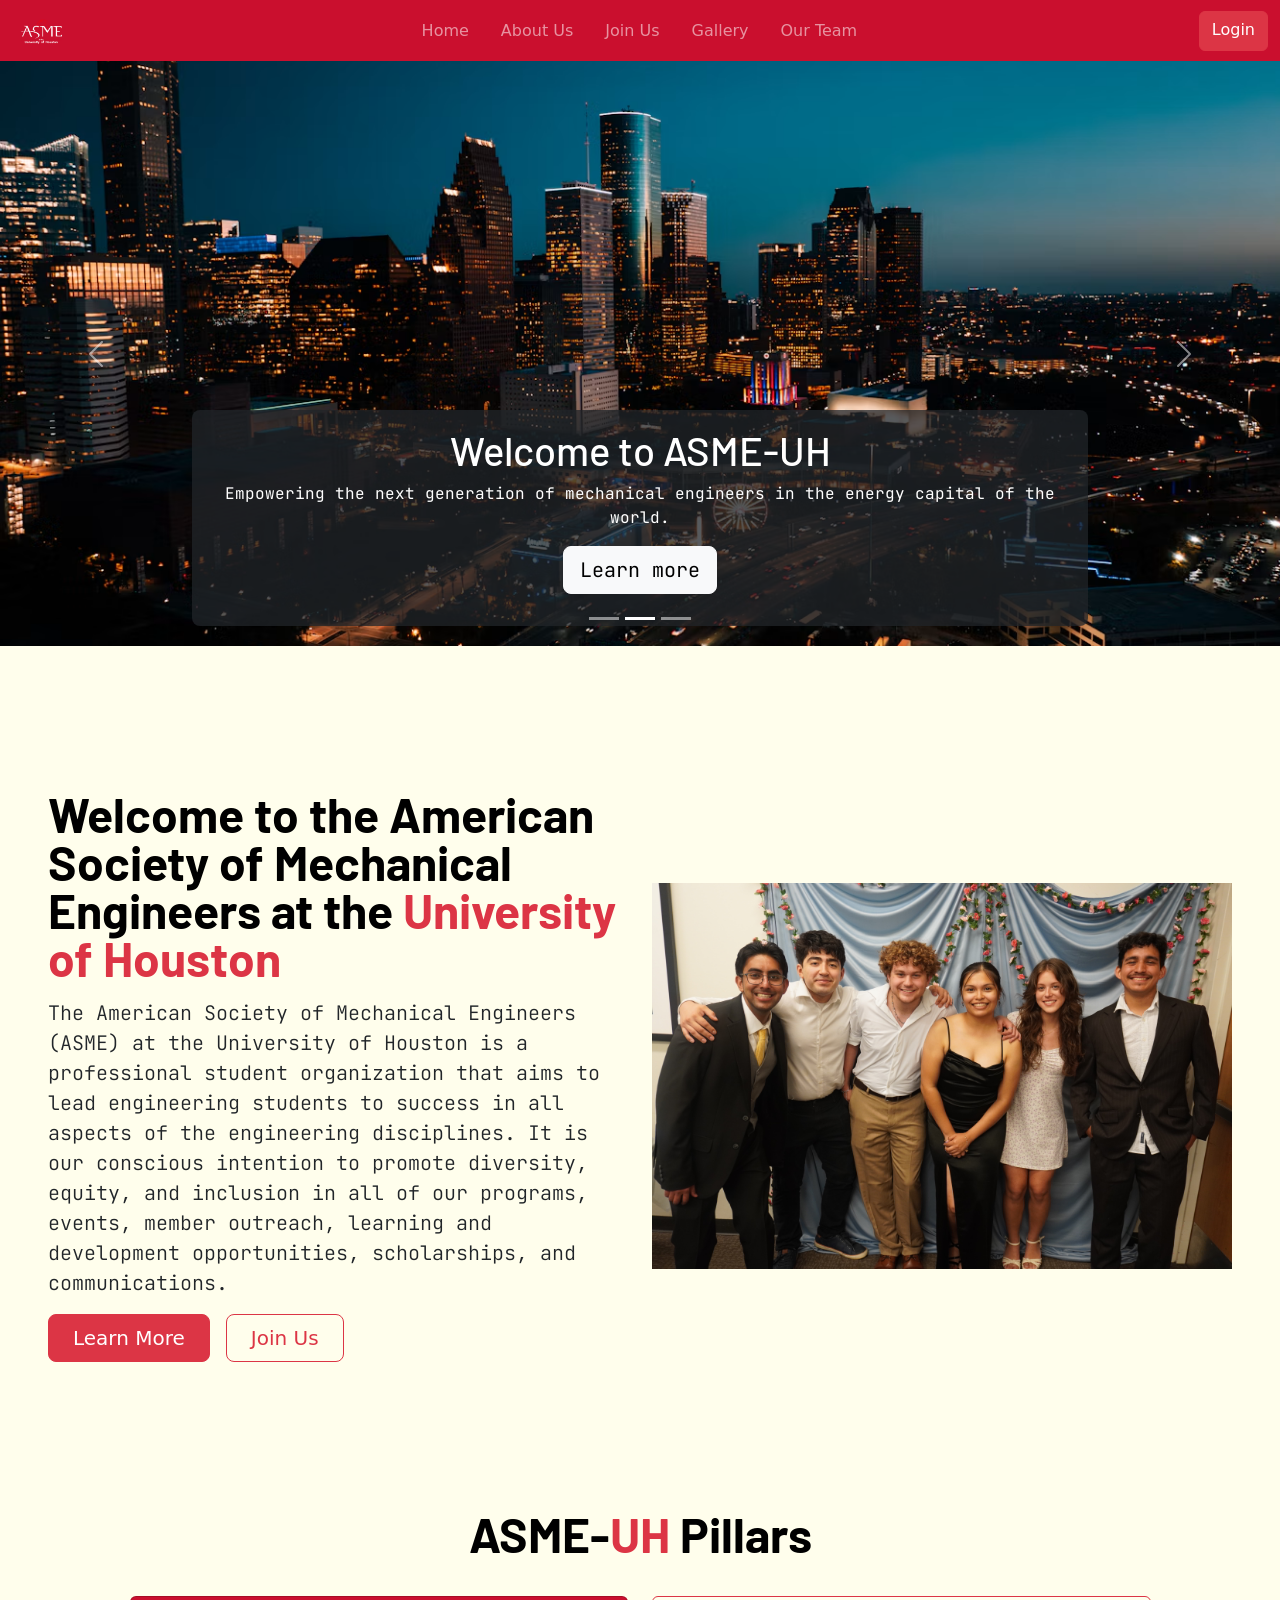
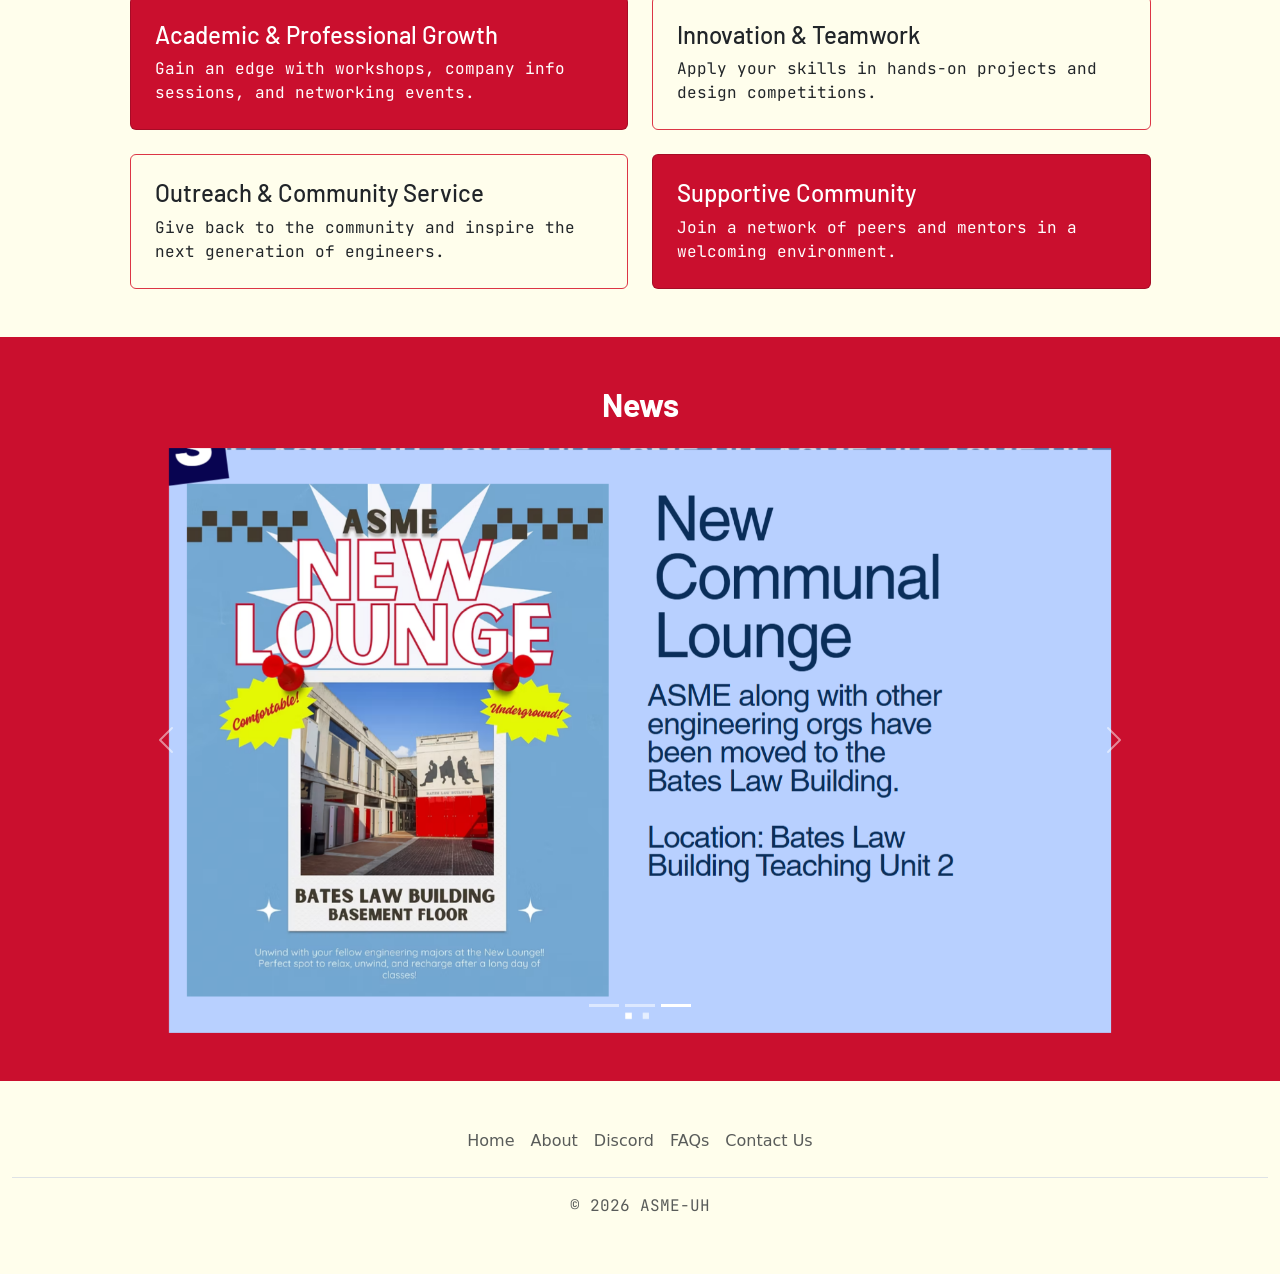
<file: index.html>
<!doctype html>
<html lang="en">
  <head>
    <meta charset="UTF-8" />
    <meta name="viewport" content="width=device-width, initial-scale=1.0" />
    <title>UH-ASME</title>
    <link
      href="https://cdn.jsdelivr.net/npm/bootstrap@5.3.8/dist/css/bootstrap.min.css"
      rel="stylesheet"
      integrity="sha384-sRIl4kxILFvY47J16cr9ZwB07vP4J8+LH7qKQnuqkuIAvNWLzeN8tE5YBujZqJLB"
      crossorigin="anonymous"
    />
    <link
      href="https://fonts.googleapis.com/css2?family=JetBrains+Mono:wght@400;500;700&display=swap"
      rel="stylesheet"
    />
    <link
      href="https://fonts.googleapis.com/css2?family=Barlow:wght@400;500;700&display=swap"
      rel="stylesheet"
    />
    <link rel="stylesheet" href="./css/style.css" />
  </head>
  <body class="bg-cream" data-bs-theme="light">
    <!--NAVBAR CODE-->
    <nav
      class="navbar navbar-expand-md sticky-top bg-uh-red"
      data-bs-theme="dark"
    >
      <div class="container-fluid">
        <a class="navbar-brand me-auto" href="./index.html">
          <!-- You will need to replace this with the actual path to your logo file -->
          <img
            src="./LOGOS-ASME/2026-2027_ASME-UH_Official_Logo_White-navbar.png"
            alt="UH-ASME Logo"
            width="60"
            class="d-inline-block align-text-top me-2"
          />
        </a>
        <button
          class="navbar-toggler"
          type="button"
          data-bs-toggle="offcanvas"
          data-bs-target="#offcanvas"
          aria-controls="offcanvas"
          aria-label="Toggle navigation"
        >
          <span class="navbar-toggler-icon"></span>
        </button>
        <div
          class="offcanvas offcanvas-end"
          tabindex="-1"
          id="offcanvas"
          aria-labelledby="offcanvasLabel"
        >
          <div class="offcanvas-header">
            <h5 class="offcanvas-title" id="offcanvasLabel">UH-ASME</h5>
            <button
              type="button"
              class="btn-close"
              data-bs-dismiss="offcanvas"
              aria-label="Close"
            ></button>
          </div>
          <div class="offcanvas-body">
            <ul class="navbar-nav flex-grow-1 justify-content-center gap-3">
              <li class="nav-item">
                <a class="nav-link" href="./index.html">Home</a>
              </li>
              <li class="nav-item">
                <a class="nav-link" href="./about.html">About Us</a>
              </li>
              <li class="nav-item">
                <a class="nav-link" href="./join-us.html">Join Us</a>
              </li>
              <li class="nav-item">
                <a class="nav-link" href="./gallery.html">Gallery</a>
              </li>
              <li class="nav-item">
                <a class="nav-link" href="./our-team.html">Our Team</a>
              </li>
            </ul>
            <a href="./login-signup.html" class="btn btn-danger mt-3 mt-md-0"
              >Login</a
            >
          </div>
        </div>
      </div>
    </nav>

    <!--CAROUSEL CODE-->
    <div id="myCarousel" class="carousel slide mb-5" data-bs-ride="carousel">
      <div class="carousel-indicators">
        <button
          type="button"
          data-bs-target="#myCarousel"
          data-bs-slide-to="0"
          class=""
          aria-label="Slide 1"
        ></button>
        <button
          type="button"
          data-bs-target="#myCarousel"
          data-bs-slide-to="1"
          aria-label="Slide 2"
          class="active"
          aria-current="true"
        ></button>
        <button
          type="button"
          data-bs-target="#myCarousel"
          data-bs-slide-to="2"
          aria-label="Slide 3"
          class=""
        ></button>
      </div>
      <div class="carousel-inner">
        <div class="carousel-item">
          <!-- <svg
            aria-hidden="true"
            class="bd-placeholder-img"
            height="100%"
            preserveAspectRatio="xMidYMid slice"
            width="100%"
            xmlns="http://www.w3.org/2000/svg"
          >
            <rect
              width="100%"
              height="100%"
              fill="var(--bs-secondary-color)"
            ></rect>
          </svg> -->
          <img
            src="./images/Solidworks workshop group.jpg"
            alt="UH ASME F22"
            class="d-block w-100"
          />
          <div class="container">
            <div
              class="carousel-caption text-start bg-dark bg-opacity-75 rounded-3 p-3"
            >
              <h1>Join Us.</h1>
              <p class="opacity-75">learn how to join ASME!</p>
              <p>
                <a class="btn btn-lg btn-danger" href="join-us.html"
                  >Sign up today</a
                >
              </p>
            </div>
          </div>
        </div>
        <div class="carousel-item active">
          <!-- <svg
            aria-hidden="true"
            class="bd-placeholder-img"
            height="100%"
            preserveAspectRatio="xMidYMid slice"
            width="100%"
            xmlns="http://www.w3.org/2000/svg"
          >
            <rect
              width="100%"
              height="100%"
              fill="var(--bs-secondary-color)"
            ></rect>
          </svg> -->
          <img
            src="./images/houston night view.png"
            alt="UH ASME F22"
            class="d-block w-100"
          />
          <div class="container">
            <div class="carousel-caption bg-dark bg-opacity-75 rounded-3 p-3">
              <h1>Welcome to ASME-UH</h1>
              <p>
                Empowering the next generation of mechanical engineers in the
                energy capital of the world.
              </p>
              <p>
                <a class="btn btn-lg btn-light" href="about.html">Learn more</a>
              </p>
            </div>
          </div>
        </div>
        <div class="carousel-item">
          <!-- <svg
            aria-hidden="true"
            class="bd-placeholder-img"
            height="100%"
            preserveAspectRatio="xMidYMid slice"
            width="100%"
            xmlns="http://www.w3.org/2000/svg"
          >
            <rect
              width="100%"
              height="100%"
              fill="var(--bs-secondary-color)"
            ></rect>
          </svg> -->
          <img
            src="./images/ASME_X_SASE_QUADREPED_ROBOT_BUILD_DAY_20.jpg"
            alt="UH ASME F22"
            class="d-block w-100"
          />
          <div class="container">
            <div
              class="carousel-caption text-end bg-dark bg-opacity-75 rounded-3 p-3"
            >
              <h1>Hands-On Projects</h1>
              <p>
                Apply your engineering skills and build real-world solutions
                with our project teams.
              </p>
              <p>
                <a class="btn btn-lg btn-danger" href="./gallery.html"
                  >Browse Gallery</a
                >
              </p>
            </div>
          </div>
        </div>
      </div>
      <button
        class="carousel-control-prev"
        type="button"
        data-bs-target="#myCarousel"
        data-bs-slide="prev"
      >
        <span class="carousel-control-prev-icon" aria-hidden="true"></span>
        <span class="visually-hidden">Previous</span>
      </button>
      <button
        class="carousel-control-next"
        type="button"
        data-bs-target="#myCarousel"
        data-bs-slide="next"
      >
        <span class="carousel-control-next-icon" aria-hidden="true"></span>
        <span class="visually-hidden">Next</span>
      </button>
    </div>

    <!--LEFT ALIGNED HOME DESCRIPTION CODE-->
    <div class="container-fluid px-5 py-5 bg-cream">
      <div class="row flex-lg-row-reverse align-items-center g-4 py-5">
        <div class="col-10 col-sm-8 col-lg-6">
          <img
            src="./images/ASME banquet core officer pic - Copy.JPG"
            class="d-block mx-lg-auto img-fluid"
            alt="..."
            width="700"
            height="500"
            loading="lazy"
          />
        </div>
        <div class="col-lg-6">
          <h1 class="display-5 fw-bold lh-1 mb-3 text-body-emphasis">
            Welcome to the American Society of Mechanical Engineers at the
            <span class="text-danger">University of Houston</span>
          </h1>
          <p class="lead text-body">
            The American Society of Mechanical Engineers (ASME) at the
            University of Houston is a professional student organization that
            aims to lead engineering students to success in all aspects of the
            engineering disciplines. It is our conscious intention to promote
            diversity, equity, and inclusion in all of our programs, events,
            member outreach, learning and development opportunities,
            scholarships, and communications.
          </p>
          <div class="d-grid gap-2 d-md-flex justify-content-md-start">
            <a href="./about.html" class="btn btn-danger btn-lg px-4 me-md-2"
              >Learn More</a
            >
            <a href="./join-us.html" class="btn btn-outline-danger btn-lg px-4"
              >Join Us</a
            >
          </div>
        </div>
      </div>
    </div>

    <!--PILLARS CODE-->
    <div class="container-fluid py-5 bg-cream">
      <div class="container">
        <div class="pb-md-4 mx-auto text-center">
          <h2 class="display-5 fw-bold text-body-emphasis">
            ASME-<span class="text-danger">UH</span> Pillars
          </h2>
        </div>

        <div class="row justify-content-center">
          <div class="col-lg-11">
            <div class="row row-cols-1 row-cols-md-2 g-4">
              <div class="col">
                <div class="card h-100 bg-uh-red text-white">
                  <div
                    class="card-body p-4 d-flex flex-column justify-content-center"
                  >
                    <h4 class="card-title">Academic & Professional Growth</h4>
                    <p class="card-text">
                      Gain an edge with workshops, company info sessions, and
                      networking events.
                    </p>
                  </div>
                </div>
              </div>
              <div class="col">
                <div class="card h-100 bg-cream border border-danger">
                  <div
                    class="card-body p-4 d-flex flex-column justify-content-center"
                  >
                    <h4 class="card-title">Innovation & Teamwork</h4>
                    <p class="card-text">
                      Apply your skills in hands-on projects and design
                      competitions.
                    </p>
                  </div>
                </div>
              </div>
              <div class="col">
                <div class="card h-100 bg-cream border border-danger">
                  <div
                    class="card-body p-4 d-flex flex-column justify-content-center"
                  >
                    <h4 class="card-title">Outreach & Community Service</h4>
                    <p class="card-text">
                      Give back to the community and inspire the next generation
                      of engineers.
                    </p>
                  </div>
                </div>
              </div>
              <div class="col">
                <div class="card h-100 bg-uh-red text-white">
                  <div
                    class="card-body p-4 d-flex flex-column justify-content-center"
                  >
                    <h4 class="card-title">Supportive Community</h4>
                    <p class="card-text">
                      Join a network of peers and mentors in a welcoming
                      environment.
                    </p>
                  </div>
                </div>
              </div>
            </div>
          </div>
        </div>
      </div>
    </div>

    <!--NEWSLETTER CAROUSEL-->
    <div class="container-fluid py-5 bg-uh-red text-white">
      <div class="container">
        <h2 class="fw-bold mb-4 text-center">News</h2>
        <div
          id="newsletterCarousel"
          class="carousel slide"
          data-bs-ride="carousel"
        >
          <div class="carousel-indicators">
            <button
              type="button"
              data-bs-target="#newsletterCarousel"
              data-bs-slide-to="0"
              class=""
              aria-label="Slide 1"
            ></button>
            <button
              type="button"
              data-bs-target="#newsletterCarousel"
              data-bs-slide-to="1"
              aria-label="Slide 2"
              class=""
            ></button>
            <button
              type="button"
              data-bs-target="#newsletterCarousel"
              data-bs-slide-to="2"
              aria-label="Slide 3"
              class="active"
              aria-current="true"
            ></button>
          </div>
          <div class="carousel-inner">
            <div class="carousel-item">
              <img
                src="./images/Screenshot 2026-07-17 171543.png"
                alt="UH ASME F22"
                class="d-block w-100"
              />
            </div>
            <div class="carousel-item">
              <img
                src="./images/Screenshot 2026-07-17 171543.png"
                alt="UH ASME F22"
                class="d-block w-100"
              />
            </div>
            <div class="carousel-item active">
              <img
                src="./images/Screenshot 2026-07-17 171543.png"
                alt="UH ASME F22"
                class="d-block w-100"
              />
            </div>
          </div>
          <button
            class="carousel-control-prev"
            type="button"
            data-bs-target="#newsletterCarousel"
            data-bs-slide="prev"
          >
            <span class="carousel-control-prev-icon" aria-hidden="true"></span>
            <span class="visually-hidden">Previous</span>
          </button>
          <button
            class="carousel-control-next"
            type="button"
            data-bs-target="#newsletterCarousel"
            data-bs-slide="next"
          >
            <span class="carousel-control-next-icon" aria-hidden="true"></span>
            <span class="visually-hidden">Next</span>
          </button>
        </div>
      </div>
    </div>

    <!--FOOTER CODE-->
    <div class="container-fluid">
      <footer class="py-3 my-4">
        <ul class="nav justify-content-center border-bottom pb-3 mb-3">
          <li class="nav-item">
            <a href="./index.html" class="nav-link px-2 text-body-secondary"
              >Home</a
            >
          </li>
          <li class="nav-item">
            <a href="./about.html" class="nav-link px-2 text-body-secondary"
              >About</a
            >
          </li>
          <li class="nav-item">
            <a
              href="https://discord.gg/wUkkzKJRAm"
              target="_blank"
              class="nav-link px-2 text-body-secondary"
              >Discord</a
            >
          </li>
          <li class="nav-item">
            <a href="#" class="nav-link px-2 text-body-secondary">FAQs</a>
          </li>
          <li class="nav-item">
            <a href="./our-team.html" class="nav-link px-2 text-body-secondary"
              >Contact Us</a
            >
          </li>
        </ul>
        <p class="text-center text-body-secondary">© 2026 ASME-UH</p>
      </footer>
    </div>
    <script
      src="https://cdn.jsdelivr.net/npm/bootstrap@5.3.8/dist/js/bootstrap.bundle.min.js"
      integrity="sha384-FKyoEForCGlyvwx9Hj09JcYn3nv7wiPVlz7YYwJrWVcXK/BmnVDxM+D2scQbITxI"
      crossorigin="anonymous"
    ></script>
  </body>
</html>
</file>
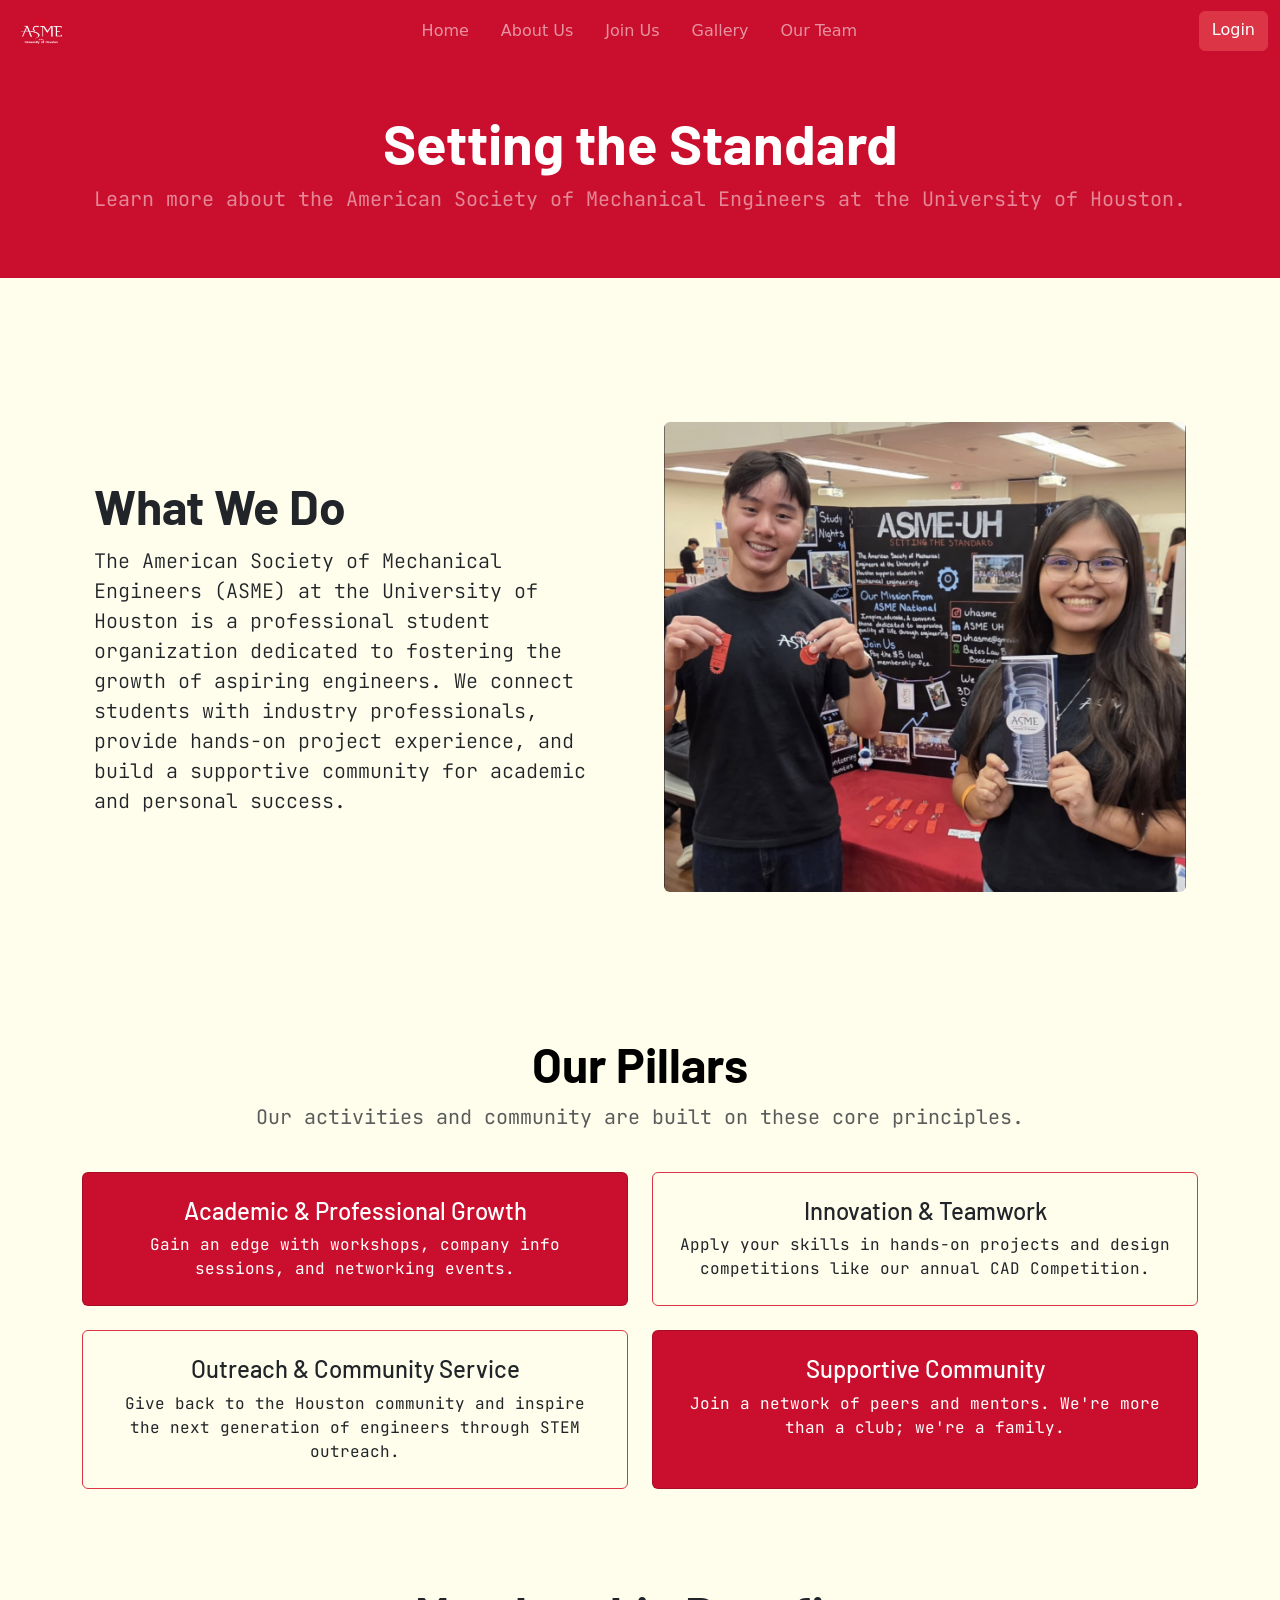
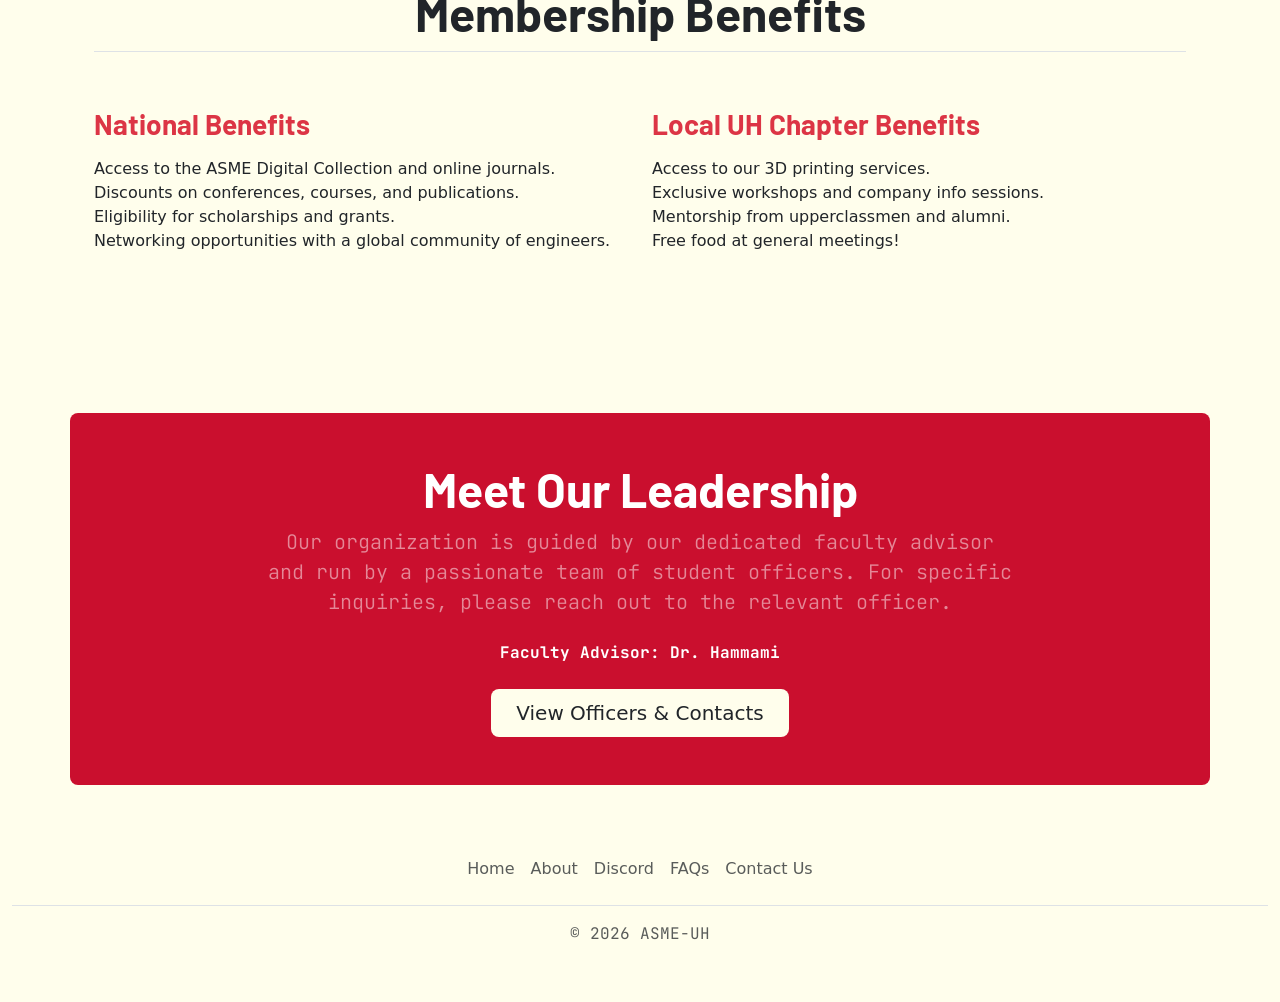
<file: about.html>
<!doctype html>
<html lang="en">
  <head>
    <meta charset="UTF-8" />
    <meta name="viewport" content="width=device-width, initial-scale=1.0" />
    <title>About Us</title>
    <link
      href="https://cdn.jsdelivr.net/npm/bootstrap@5.3.8/dist/css/bootstrap.min.css"
      rel="stylesheet"
      integrity="sha384-sRIl4kxILFvY47J16cr9ZwB07vP4J8+LH7qKQnuqkuIAvNWLzeN8tE5YBujZqJLB"
      crossorigin="anonymous"
    />
    <link
      href="https://fonts.googleapis.com/css2?family=JetBrains+Mono:wght@400;500;700&display=swap"
      rel="stylesheet"
    />
    <link
      href="https://fonts.googleapis.com/css2?family=Barlow:wght@400;500;700&display=swap"
      rel="stylesheet"
    />
    <link rel="stylesheet" href="./css/style.css" />
  </head>
  <body class="bg-cream" data-bs-theme="light">
    <!--NAVBAR CODE-->
    <nav
      class="navbar navbar-expand-md sticky-top bg-uh-red"
      data-bs-theme="dark"
    >
      <div class="container-fluid">
        <a class="navbar-brand me-auto" href="./index.html">
          <!-- You will need to replace this with the actual path to your logo file -->
          <img
            src="./LOGOS-ASME/2026-2027_ASME-UH_Official_Logo_White-navbar.png"
            alt="UH-ASME Logo"
            width="60"
            class="d-inline-block align-text-top me-2"
          />
        </a>
        <button
          class="navbar-toggler"
          type="button"
          data-bs-toggle="offcanvas"
          data-bs-target="#offcanvas"
          aria-controls="offcanvas"
          aria-label="Toggle navigation"
        >
          <span class="navbar-toggler-icon"></span>
        </button>
        <div
          class="offcanvas offcanvas-end"
          tabindex="-1"
          id="offcanvas"
          aria-labelledby="offcanvasLabel"
        >
          <div class="offcanvas-header">
            <h5 class="offcanvas-title" id="offcanvasLabel">UH-ASME</h5>
            <button
              type="button"
              class="btn-close"
              data-bs-dismiss="offcanvas"
              aria-label="Close"
            ></button>
          </div>
          <div class="offcanvas-body">
            <ul class="navbar-nav flex-grow-1 justify-content-center gap-3">
              <li class="nav-item">
                <a class="nav-link" href="./index.html">Home</a>
              </li>
              <li class="nav-item">
                <a class="nav-link" href="./about.html">About Us</a>
              </li>
              <li class="nav-item">
                <a class="nav-link" href="./join-us.html">Join Us</a>
              </li>
              <li class="nav-item">
                <a class="nav-link" href="./gallery.html">Gallery</a>
              </li>
              <li class="nav-item">
                <a class="nav-link" href="./our-team.html">Our Team</a>
              </li>
            </ul>
            <a href="./login-signup.html" class="btn btn-danger mt-3 mt-md-0"
              >Login</a
            >
          </div>
        </div>
      </div>
    </nav>

    <!-- HERO SECTION / SLOGAN -->
    <div class="container-fluid text-center bg-uh-red py-5 mb-5">
      <h1 class="display-4 fw-bold text-white">Setting the Standard</h1>
      <p class="fs-5 text-white-50">
        Learn more about the American Society of Mechanical Engineers at the
        University of Houston.
      </p>
    </div>

    <!-- WHAT WE DO SECTION -->
    <div class="container col-xxl-8 px-4 py-5">
      <div class="row flex-lg-row-reverse align-items-center g-5 py-5">
        <div class="col-10 col-sm-8 col-lg-6">
          <!-- Placeholder Image: Replace with a relevant group photo or event picture -->
          <img
            src="./images/about page pic.PNG"
            class="d-block mx-lg-auto img-fluid rounded"
            alt="ASME Team Photo"
            width="700"
            height="500"
            loading="lazy"
          />
        </div>
        <div class="col-lg-6">
          <h2 class="display-5 fw-bold lh-1 mb-3">What We Do</h2>
          <p class="lead">
            The American Society of Mechanical Engineers (ASME) at the
            University of Houston is a professional student organization
            dedicated to fostering the growth of aspiring engineers. We connect
            students with industry professionals, provide hands-on project
            experience, and build a supportive community for academic and
            personal success.
          </p>
        </div>
      </div>
    </div>

    <!-- PILLARS SECTION -->
    <div class="container-fluid py-5 bg-cream">
      <div class="container">
        <div class="pb-md-4 mx-auto text-center">
          <h2 class="display-5 fw-bold text-body-emphasis">Our Pillars</h2>
          <p class="fs-5 text-body-secondary">
            Our activities and community are built on these core principles.
          </p>
        </div>
        <div class="row row-cols-1 row-cols-md-2 g-4 text-center">
          <div class="col">
            <div class="card h-100 bg-uh-red text-white">
              <div class="card-body p-4">
                <h4 class="card-title">Academic & Professional Growth</h4>
                <p class="card-text">
                  Gain an edge with workshops, company info sessions, and
                  networking events.
                </p>
              </div>
            </div>
          </div>
          <div class="col">
            <div class="card h-100 bg-cream border border-danger">
              <div class="card-body p-4">
                <h4 class="card-title">Innovation & Teamwork</h4>
                <p class="card-text">
                  Apply your skills in hands-on projects and design competitions
                  like our annual CAD Competition.
                </p>
              </div>
            </div>
          </div>
          <div class="col">
            <div class="card h-100 bg-cream border border-danger">
              <div class="card-body p-4">
                <h4 class="card-title">Outreach & Community Service</h4>
                <p class="card-text">
                  Give back to the Houston community and inspire the next
                  generation of engineers through STEM outreach.
                </p>
              </div>
            </div>
          </div>
          <div class="col">
            <div class="card h-100 bg-uh-red text-white">
              <div class="card-body p-4">
                <h4 class="card-title">Supportive Community</h4>
                <p class="card-text">
                  Join a network of peers and mentors. We're more than a club;
                  we're a family.
                </p>
              </div>
            </div>
          </div>
        </div>
      </div>
    </div>

    <!-- BENEFITS SECTION -->
    <div class="container px-4 py-5">
      <h2 class="pb-2 border-bottom text-center display-5 fw-bold">
        Membership Benefits
      </h2>
      <div class="row g-4 py-5 row-cols-1 row-cols-lg-2">
        <div class="col">
          <h3 class="fw-bold mb-3 text-danger">National Benefits</h3>
          <ul class="list-unstyled ps-0">
            <li>Access to the ASME Digital Collection and online journals.</li>
            <li>Discounts on conferences, courses, and publications.</li>
            <li>Eligibility for scholarships and grants.</li>
            <li>
              Networking opportunities with a global community of engineers.
            </li>
          </ul>
        </div>
        <div class="col">
          <h3 class="fw-bold mb-3 text-danger">Local UH Chapter Benefits</h3>
          <ul class="list-unstyled ps-0">
            <li>Access to our 3D printing services.</li>
            <li>Exclusive workshops and company info sessions.</li>
            <li>Mentorship from upperclassmen and alumni.</li>
            <li>Free food at general meetings!</li>
          </ul>
        </div>
      </div>
    </div>

    <!-- ADVISOR & CONTACT SECTION -->
    <div class="container text-center py-5 my-5 bg-uh-red text-white rounded-3">
      <h2 class="display-5 fw-bold text-white">Meet Our Leadership</h2>
      <div class="col-lg-8 mx-auto">
        <p class="lead mb-4 text-white-50">
          Our organization is guided by our dedicated faculty advisor and run by
          a passionate team of student officers. For specific inquiries, please
          reach out to the relevant officer.
        </p>
        <p class="fw-bold text-white mb-4">Faculty Advisor: Dr. Hammami</p>
        <div class="d-grid gap-2 d-sm-flex justify-content-sm-center">
          <a href="./our-team.html" class="btn bg-cream btn-lg px-4 gap-3"
            >View Officers & Contacts</a
          >
        </div>
      </div>
    </div>

    <!--FOOTER CODE-->
    <div class="container-fluid">
      <footer class="py-3 my-4">
        <ul class="nav justify-content-center border-bottom pb-3 mb-3">
          <li class="nav-item">
            <a href="./index.html" class="nav-link px-2 text-body-secondary"
              >Home</a
            >
          </li>
          <li class="nav-item">
            <a href="./about.html" class="nav-link px-2 text-body-secondary"
              >About</a
            >
          </li>
          <li class="nav-item">
            <a
              href="https://discord.gg/wUkkzKJRAm"
              target="_blank"
              class="nav-link px-2 text-body-secondary"
              >Discord</a
            >
          </li>
          <li class="nav-item">
            <a href="#" class="nav-link px-2 text-body-secondary">FAQs</a>
          </li>
          <li class="nav-item">
            <a href="./our-team.html" class="nav-link px-2 text-body-secondary"
              >Contact Us</a
            >
          </li>
        </ul>
        <p class="text-center text-body-secondary">© 2026 ASME-UH</p>
      </footer>
    </div>
    <script
      src="https://cdn.jsdelivr.net/npm/bootstrap@5.3.8/dist/js/bootstrap.bundle.min.js"
      integrity="sha384-FKyoEForCGlyvwx9Hj09JcYn3nv7wiPVlz7YYwJrWVcXK/BmnVDxM+D2scQbITxI"
      crossorigin="anonymous"
    ></script>
  </body>
</html>
</file>
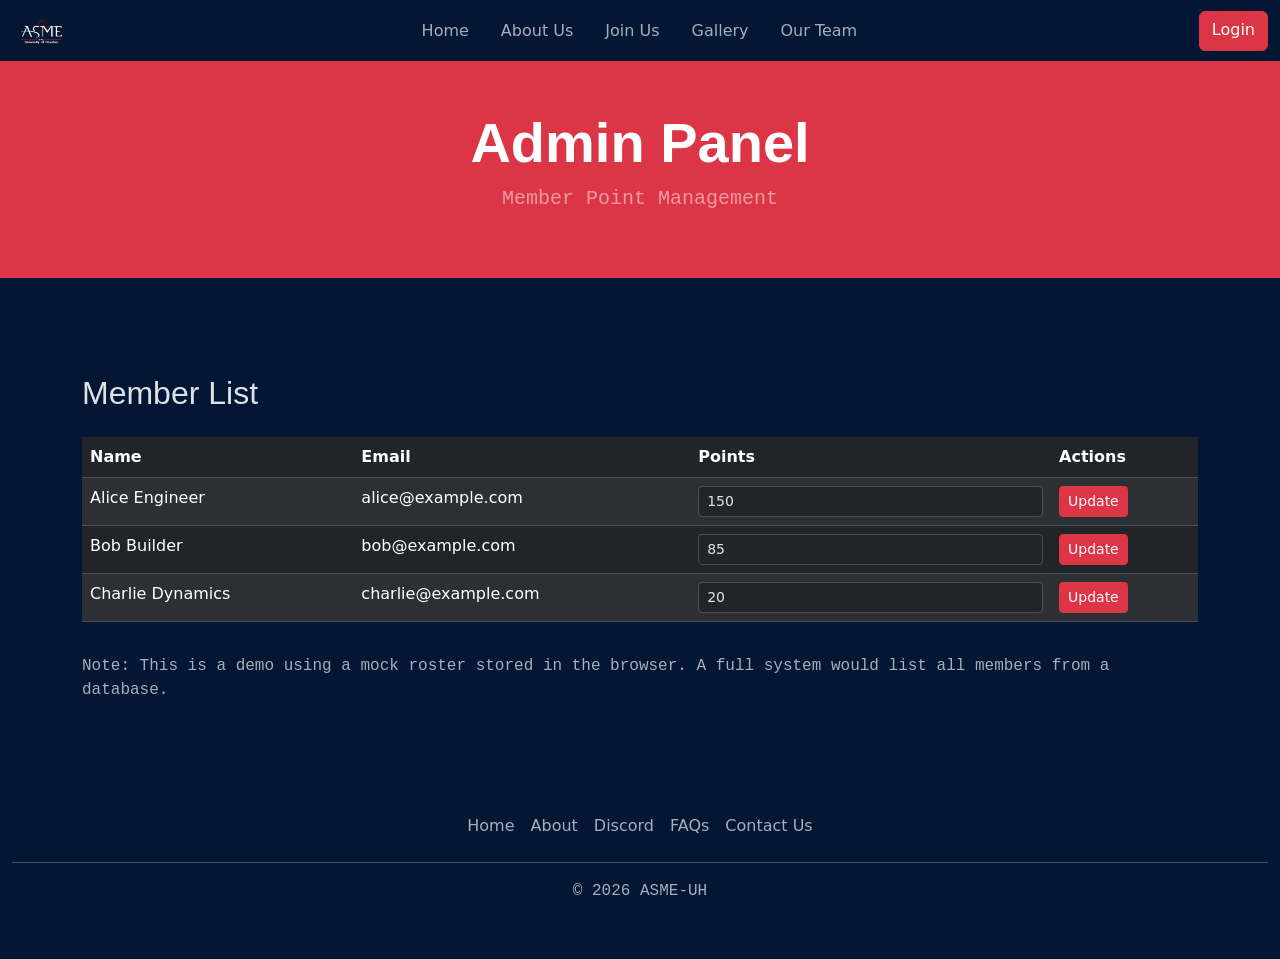
<file: admin.html>
<!doctype html>
<html lang="en">
  <head>
    <meta charset="UTF-8" />
    <meta name="viewport" content="width=device-width, initial-scale=1.0" />
    <title>Admin Page</title>
    <link
      href="https://cdn.jsdelivr.net/npm/bootstrap@5.3.8/dist/css/bootstrap.min.css"
      rel="stylesheet"
      integrity="sha384-sRIl4kxILFvY47J16cr9ZwB07vP4J8+LH7qKQnuqkuIAvNWLzeN8tE5YBujZqJLB"
      crossorigin="anonymous"
    />
    <link rel="stylesheet" href="./css/style.css" />
  </head>
  <body
    class="bg-primary-subtle d-flex flex-column min-vh-100"
    data-bs-theme="dark"
  >
    <!--NAVBAR CODE-->
    <nav class="navbar navbar-expand-md sticky-top bg-primary-subtle">
      <div class="container-fluid">
        <a class="navbar-brand me-auto" href="./index.html">
          <!-- You will need to replace this with the actual path to your logo file -->
          <img
            src="./LOGOS-ASME/2026-2027_ASME-UH_Official_Logo_White-navbar.png"
            alt="UH-ASME Logo"
            width="60"
            class="d-inline-block align-text-top me-2"
          />
        </a>
        <button
          class="navbar-toggler"
          type="button"
          data-bs-toggle="offcanvas"
          data-bs-target="#offcanvas"
          aria-controls="offcanvas"
          aria-label="Toggle navigation"
        >
          <span class="navbar-toggler-icon"></span>
        </button>
        <div
          class="offcanvas offcanvas-end"
          tabindex="-1"
          id="offcanvas"
          aria-labelledby="offcanvasLabel"
        >
          <div class="offcanvas-header">
            <h5 class="offcanvas-title" id="offcanvasLabel">UH-ASME</h5>
            <button
              type="button"
              class="btn-close"
              data-bs-dismiss="offcanvas"
              aria-label="Close"
            ></button>
          </div>
          <div class="offcanvas-body">
            <ul class="navbar-nav flex-grow-1 justify-content-center gap-3">
              <li class="nav-item">
                <a class="nav-link" href="./index.html">Home</a>
              </li>
              <li class="nav-item">
                <a class="nav-link" href="./about.html">About Us</a>
              </li>
              <li class="nav-item">
                <a class="nav-link" href="./join-us.html">Join Us</a>
              </li>
              <li class="nav-item">
                <a class="nav-link" href="./gallery.html">Gallery</a>
              </li>
              <li class="nav-item">
                <a class="nav-link" href="./our-team.html">Our Team</a>
              </li>
            </ul>
            <a href="./login-signup.html" class="btn btn-danger mt-3 mt-md-0"
              >Login</a
            >
          </div>
        </div>
      </div>
    </nav>

    <!-- This content is hidden until the admin logs in -->
    <div id="adminPanel">
      <!-- HERO SECTION -->
      <div class="container-fluid text-center text-bg-danger py-5 mb-5">
        <h1 class="display-4 fw-bold text-white">Admin Panel</h1>
        <p class="fs-5 text-white-50">Member Point Management</p>
      </div>

      <!-- MAIN CONTENT -->
      <main class="flex-grow-1 py-5">
        <div class="container">
          <h2 class="mb-4">Member List</h2>
          <div class="table-responsive">
            <table class="table table-dark table-striped">
              <thead>
                <tr>
                  <th scope="col">Name</th>
                  <th scope="col">Email</th>
                  <th scope="col">Points</th>
                  <th scope="col">Actions</th>
                </tr>
              </thead>
              <tbody id="rosterTableBody">
                <!-- Member data will be inserted here by JavaScript -->
              </tbody>
            </table>
          </div>
          <p class="text-muted mt-3">
            Note: This is a demo using a mock roster stored in the browser. A
            full system would list all members from a database.
          </p>
        </div>
      </main>
    </div>

    <!--FOOTER CODE-->
    <div class="container-fluid">
      <footer class="py-3 my-4">
        <ul class="nav justify-content-center border-bottom pb-3 mb-3">
          <li class="nav-item">
            <a href="./index.html" class="nav-link px-2 text-body-secondary"
              >Home</a
            >
          </li>
          <li class="nav-item">
            <a href="./about.html" class="nav-link px-2 text-body-secondary"
              >About</a
            >
          </li>
          <li class="nav-item">
            <a
              href="https://discord.gg/wUkkzKJRAm"
              target="_blank"
              class="nav-link px-2 text-body-secondary"
              >Discord</a
            >
          </li>
          <li class="nav-item">
            <a href="#" class="nav-link px-2 text-body-secondary">FAQs</a>
          </li>
          <li class="nav-item">
            <a href="./our-team.html" class="nav-link px-2 text-body-secondary"
              >Contact Us</a
            >
          </li>
        </ul>
        <p class="text-center text-body-secondary">© 2026 ASME-UH</p>
      </footer>
    </div>

    <script
      src="https://cdn.jsdelivr.net/npm/bootstrap@5.3.8/dist/js/bootstrap.bundle.min.js"
      integrity="sha384-FKyoEForCGlyvwx9Hj09JcYn3nv7wiPVlz7YYwJrWVcXK/BmnVDxM+D2scQbITxI"
      crossorigin="anonymous"
    ></script>
    <script>
      // 1. Check if we already have a roster saved in memory
      let members = JSON.parse(localStorage.getItem("memberRoster"));

      // 2. If no roster exists, create a fake one for the demo
      if (!members) {
        members = [
          {
            id: 0,
            name: "Alice Engineer",
            email: "alice@example.com",
            points: 150,
          },
          { id: 1, name: "Bob Builder", email: "bob@example.com", points: 85 },
          {
            id: 2,
            name: "Charlie Dynamics",
            email: "charlie@example.com",
            points: 20,
          },
        ];
        localStorage.setItem("memberRoster", JSON.stringify(members));
      }
      const tableBody = document.getElementById("rosterTableBody");

      // Function to draw the table
      function renderTable() {
        tableBody.innerHTML = ""; // Clear the table first

        members.forEach((member, index) => {
          // Create a new row for each member
          const row = document.createElement("tr");

          row.innerHTML = `
            <td>${member.name}</td>
            <td>${member.email}</td>
            <td>
              <!-- Input field to display and edit points for each member -->
              <input type="number" class="form-control form-control-sm" id="points-input-${index}" value="${member.points}">
            </td>
            <td>
                <!-- Update button that calls the updatePoints function with the member's index -->
                <button class="btn btn-sm btn-danger" onclick="updatePoints(${index})">Update</button>
            </td>
          `;
          tableBody.appendChild(row);
        });
      }

      // Function to handle the "Update" button clicks
      window.updatePoints = function (memberIndex) {
        // Find the specific input field for the member using its unique ID
        const pointsInput = document.getElementById(
          `points-input-${memberIndex}`,
        );
        // Get the new value from the input field and convert it to a number
        const newPoints = parseInt(pointsInput.value, 10);

        // Check if the input is a valid number. If not, show an alert and stop.
        if (isNaN(newPoints)) {
          alert("Please enter a valid number for points.");
          return;
        }

        // Update the points for the specific member in our 'members' array
        members[memberIndex].points = newPoints;

        // Save the entire updated 'members' array back to the browser's local storage
        localStorage.setItem("memberRoster", JSON.stringify(members));

        // Redraw the table to reflect the changes immediately
        renderTable();
      };

      // Draw the table when the page loads
      renderTable();
    </script>
  </body>
</html>
</file>
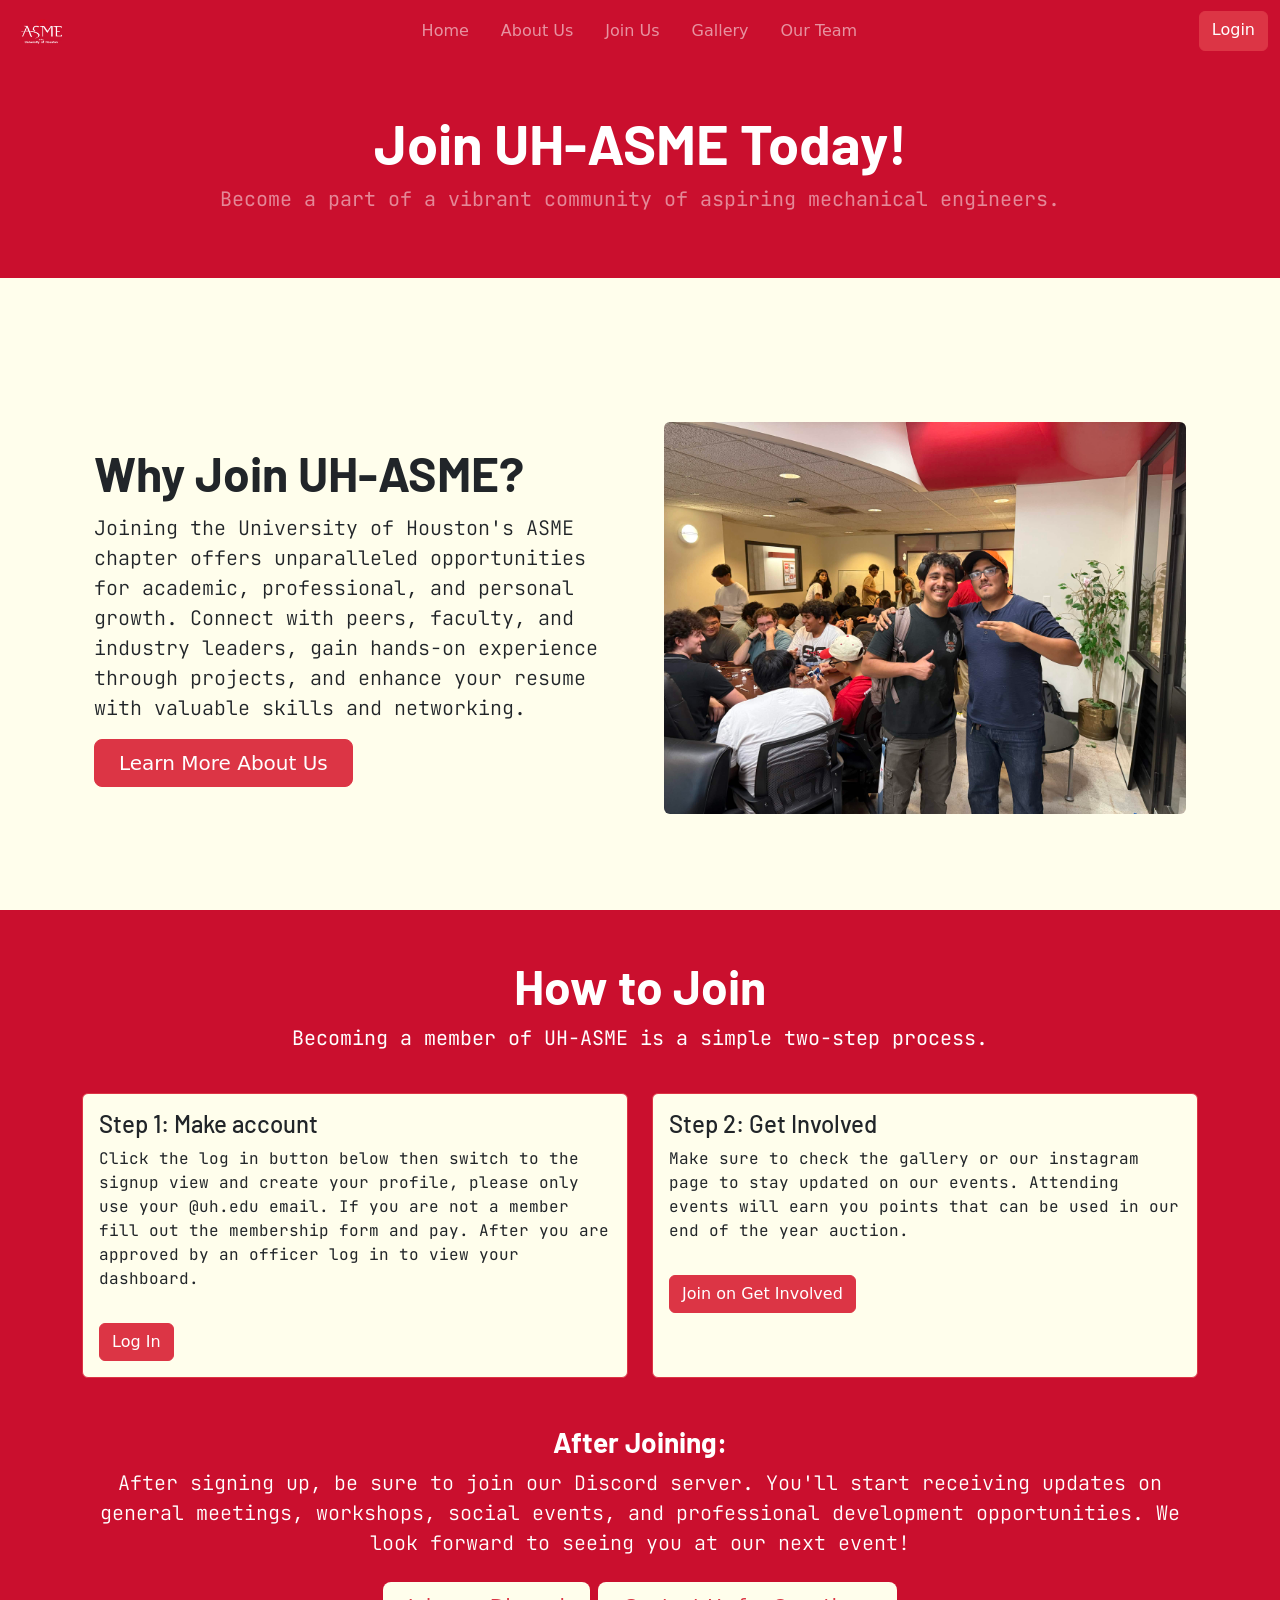
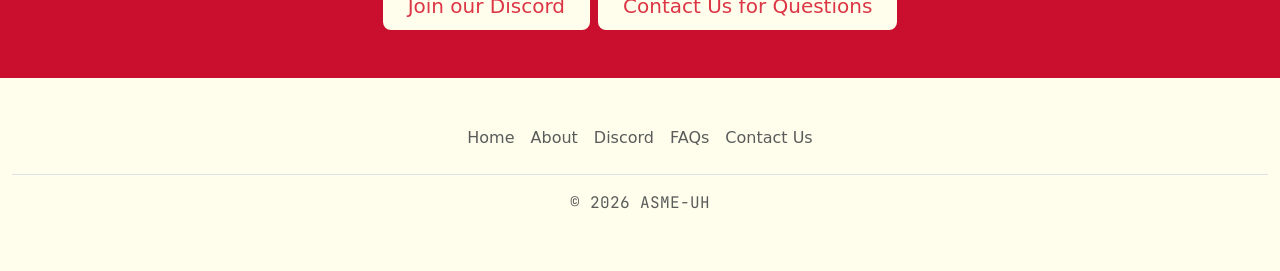
<file: join-us.html>
<!doctype html>
<html lang="en">
  <head>
    <meta charset="UTF-8" />
    <meta name="viewport" content="width=device-width, initial-scale=1.0" />
    <title>About Us</title>
    <link
      href="https://cdn.jsdelivr.net/npm/bootstrap@5.3.8/dist/css/bootstrap.min.css"
      rel="stylesheet"
      integrity="sha384-sRIl4kxILFvY47J16cr9ZwB07vP4J8+LH7qKQnuqkuIAvNWLzeN8tE5YBujZqJLB"
      crossorigin="anonymous"
    />
    <link
      href="https://fonts.googleapis.com/css2?family=JetBrains+Mono:wght@400;500;700&display=swap"
      rel="stylesheet"
    />
    <link
      href="https://fonts.googleapis.com/css2?family=Barlow:wght@400;500;700&display=swap"
      rel="stylesheet"
    />
    <link rel="stylesheet" href="./css/style.css" />
  </head>
  <body class="bg-cream" data-bs-theme="light">
    <!--NAVBAR CODE-->
    <nav
      class="navbar navbar-expand-md sticky-top bg-uh-red"
      data-bs-theme="dark"
    >
      <div class="container-fluid">
        <a class="navbar-brand me-auto" href="./index.html">
          <!-- You will need to replace this with the actual path to your logo file -->
          <img
            src="./LOGOS-ASME/2026-2027_ASME-UH_Official_Logo_White-navbar.png"
            alt="UH-ASME Logo"
            width="60"
            class="d-inline-block align-text-top me-2"
          />
        </a>
        <button
          class="navbar-toggler"
          type="button"
          data-bs-toggle="offcanvas"
          data-bs-target="#offcanvas"
          aria-controls="offcanvas"
          aria-label="Toggle navigation"
        >
          <span class="navbar-toggler-icon"></span>
        </button>
        <div
          class="offcanvas offcanvas-end"
          tabindex="-1"
          id="offcanvas"
          aria-labelledby="offcanvasLabel"
        >
          <div class="offcanvas-header">
            <h5 class="offcanvas-title" id="offcanvasLabel">UH-ASME</h5>
            <button
              type="button"
              class="btn-close"
              data-bs-dismiss="offcanvas"
              aria-label="Close"
            ></button>
          </div>
          <div class="offcanvas-body">
            <ul class="navbar-nav flex-grow-1 justify-content-center gap-3">
              <li class="nav-item">
                <a class="nav-link" href="./index.html">Home</a>
              </li>
              <li class="nav-item">
                <a class="nav-link" href="./about.html">About Us</a>
              </li>
              <li class="nav-item">
                <a class="nav-link" href="./join-us.html">Join Us</a>
              </li>
              <li class="nav-item">
                <a class="nav-link" href="./gallery.html">Gallery</a>
              </li>
              <li class="nav-item">
                <a class="nav-link" href="./our-team.html">Our Team</a>
              </li>
            </ul>
            <a href="./login-signup.html" class="btn btn-danger mt-3 mt-md-0"
              >Login</a
            >
          </div>
        </div>
      </div>
    </nav>

    <!-- HERO SECTION -->
    <div class="container-fluid text-center bg-uh-red py-5 mb-5">
      <h1 class="display-4 fw-bold text-white">Join UH-ASME Today!</h1>
      <p class="fs-5 text-white-50">
        Become a part of a vibrant community of aspiring mechanical engineers.
      </p>
    </div>

    <!-- WHY JOIN SECTION -->
    <div class="container col-xxl-8 px-4 py-5">
      <div class="row flex-lg-row-reverse align-items-center g-5 py-5">
        <div class="col-10 col-sm-8 col-lg-6">
          <!-- Placeholder Image: Replace with a relevant group photo or event picture -->
          <img
            src="./images/join us pic.jpg"
            class="d-block mx-lg-auto img-fluid rounded"
            alt="ASME Team Photo"
            width="700"
            height="500"
            loading="lazy"
          />
        </div>
        <div class="col-lg-6">
          <h2 class="display-5 fw-bold lh-1 mb-3">Why Join UH-ASME?</h2>
          <p class="lead">
            Joining the University of Houston's ASME chapter offers unparalleled
            opportunities for academic, professional, and personal growth.
            Connect with peers, faculty, and industry leaders, gain hands-on
            experience through projects, and enhance your resume with valuable
            skills and networking.
          </p>
          <div class="d-grid gap-2 d-md-flex justify-content-md-start">
            <a href="./about.html" class="btn btn-danger btn-lg px-4 me-md-2"
              >Learn More About Us</a
            >
          </div>
        </div>
      </div>
    </div>

    <!-- HOW TO JOIN SECTION -->
    <div class="container-fluid py-5 bg-uh-red text-white">
      <div class="container">
        <div class="pb-md-4 mx-auto text-center">
          <h2 class="display-5 fw-bold">How to Join</h2>
          <p class="fs-5 text-white-75">
            Becoming a member of UH-ASME is a simple two-step process.
          </p>
        </div>
        <div class="row row-cols-1 row-cols-md-2 g-4">
          <div class="col d-flex align-items-stretch">
            <div class="card bg-cream border border-danger">
              <div class="card-body">
                <h4 class="card-title">Step 1: Make account</h4>
                <p class="card-text">
                  Click the log in button below then switch to the signup view
                  and create your profile, please only use your @uh.edu email.
                  If you are not a member fill out the membership form and pay.
                  After you are approved by an officer log in to view your
                  dashboard.
                </p>
                <a
                  href="./login-signup.html"
                  class="btn btn-danger mt-3"
                  target="_blank"
                  >Log In</a
                >
              </div>
            </div>
          </div>
          <div class="col d-flex align-items-stretch">
            <div class="card bg-cream border border-danger">
              <div class="card-body">
                <h4 class="card-title">Step 2: Get Involved</h4>
                <p class="card-text">
                  Make sure to check the gallery or our instagram page to stay
                  updated on our events. Attending events will earn you points
                  that can be used in our end of the year auction.
                </p>
                <a
                  href="https://uh.campuslabs.com/engage/organization/asme"
                  class="btn btn-danger mt-3"
                  target="_blank"
                  >Join on Get Involved</a
                >
              </div>
            </div>
          </div>
        </div>
        <div class="text-center mt-5">
          <h3 class="fw-bold text-white">After Joining:</h3>
          <p class="lead text-white-75">
            After signing up, be sure to join our Discord server. You'll start
            receiving updates on general meetings, workshops, social events, and
            professional development opportunities. We look forward to seeing
            you at our next event!
          </p>
          <div class="d-grid gap-2 d-sm-flex justify-content-sm-center mt-4">
            <a
              href="https://discord.gg/wUkkzKJRAm"
              class="btn bg-cream text-danger btn-lg px-4"
              target="_blank"
              >Join our Discord</a
            >
            <a
              href="./our-team.html"
              class="btn bg-cream text-danger btn-lg px-4"
              >Contact Us for Questions</a
            >
          </div>
        </div>
      </div>
    </div>

    <!--FOOTER CODE-->
    <div class="container-fluid">
      <footer class="py-3 my-4">
        <ul class="nav justify-content-center border-bottom pb-3 mb-3">
          <li class="nav-item">
            <a href="./index.html" class="nav-link px-2 text-body-secondary"
              >Home</a
            >
          </li>
          <li class="nav-item">
            <a href="./about.html" class="nav-link px-2 text-body-secondary"
              >About</a
            >
          </li>
          <li class="nav-item">
            <a
              href="https://discord.gg/wUkkzKJRAm"
              target="_blank"
              class="nav-link px-2 text-body-secondary"
              >Discord</a
            >
          </li>
          <li class="nav-item">
            <a href="#" class="nav-link px-2 text-body-secondary">FAQs</a>
          </li>
          <li class="nav-item">
            <a href="./our-team.html" class="nav-link px-2 text-body-secondary"
              >Contact Us</a
            >
          </li>
        </ul>
        <p class="text-center text-body-secondary">© 2026 ASME-UH</p>
      </footer>
    </div>
    <script
      src="https://cdn.jsdelivr.net/npm/bootstrap@5.3.8/dist/js/bootstrap.bundle.min.js"
      integrity="sha384-FKyoEForCGlyvwx9Hj09JcYn3nv7wiPVlz7YYwJrWVcXK/BmnVDxM+D2scQbITxI"
      crossorigin="anonymous"
    ></script>
  </body>
</html>
</file>
<file: css/style.css>
#myCarousel .carousel-item img {
  max-height: 65vh; /* Adjust this value as needed */
  object-fit: cover; /*change cover to contain if you want to maintain aspect ratio */
  object-position: center;
}

#newsletterCarousel .carousel-item img {
  max-height: 65vh; /* Adjust this value as needed */
  object-fit: contain; /*change contain to cover if you want to fill the entire carousel area*/
  object-position: center;
}

/* Styles for the carousel on the gallery page */
#galleryNewsCarousel .carousel-item img {
  max-height: 45vh; /* A smaller height for the gallery page carousel */
  object-fit: contain; /*change contain to cover if you want to fill the entire carousel area*/
  object-position: center;
}

/* new style colors */
.bg-cream {
  background-color: #fffeec;
}

.bg-uh-red {
  background-color: #ca0f2e;
}

p {
  font-family: "JetBrains Mono", monospace;
}

h1,
h2,
h3,
h4,
h5,
h6 {
  font-family: "Barlow", sans-serif;
}
</file>
